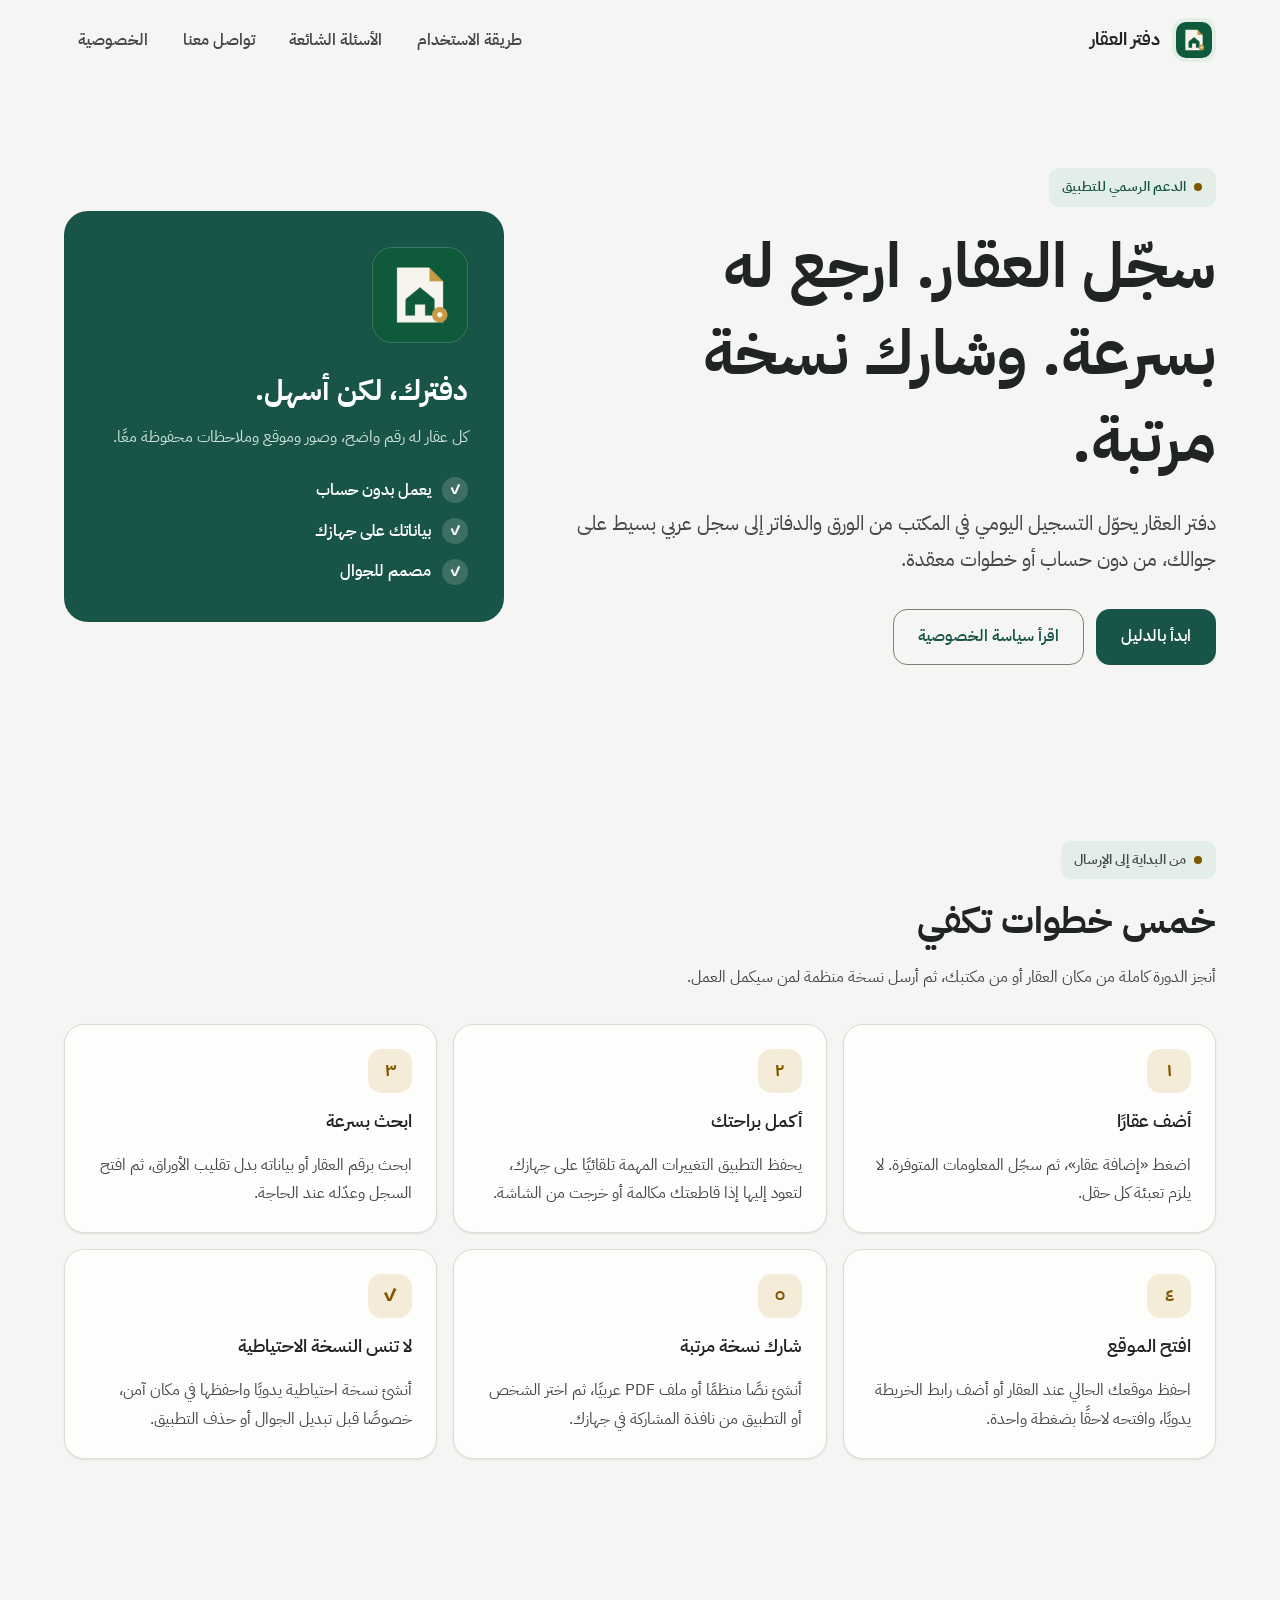
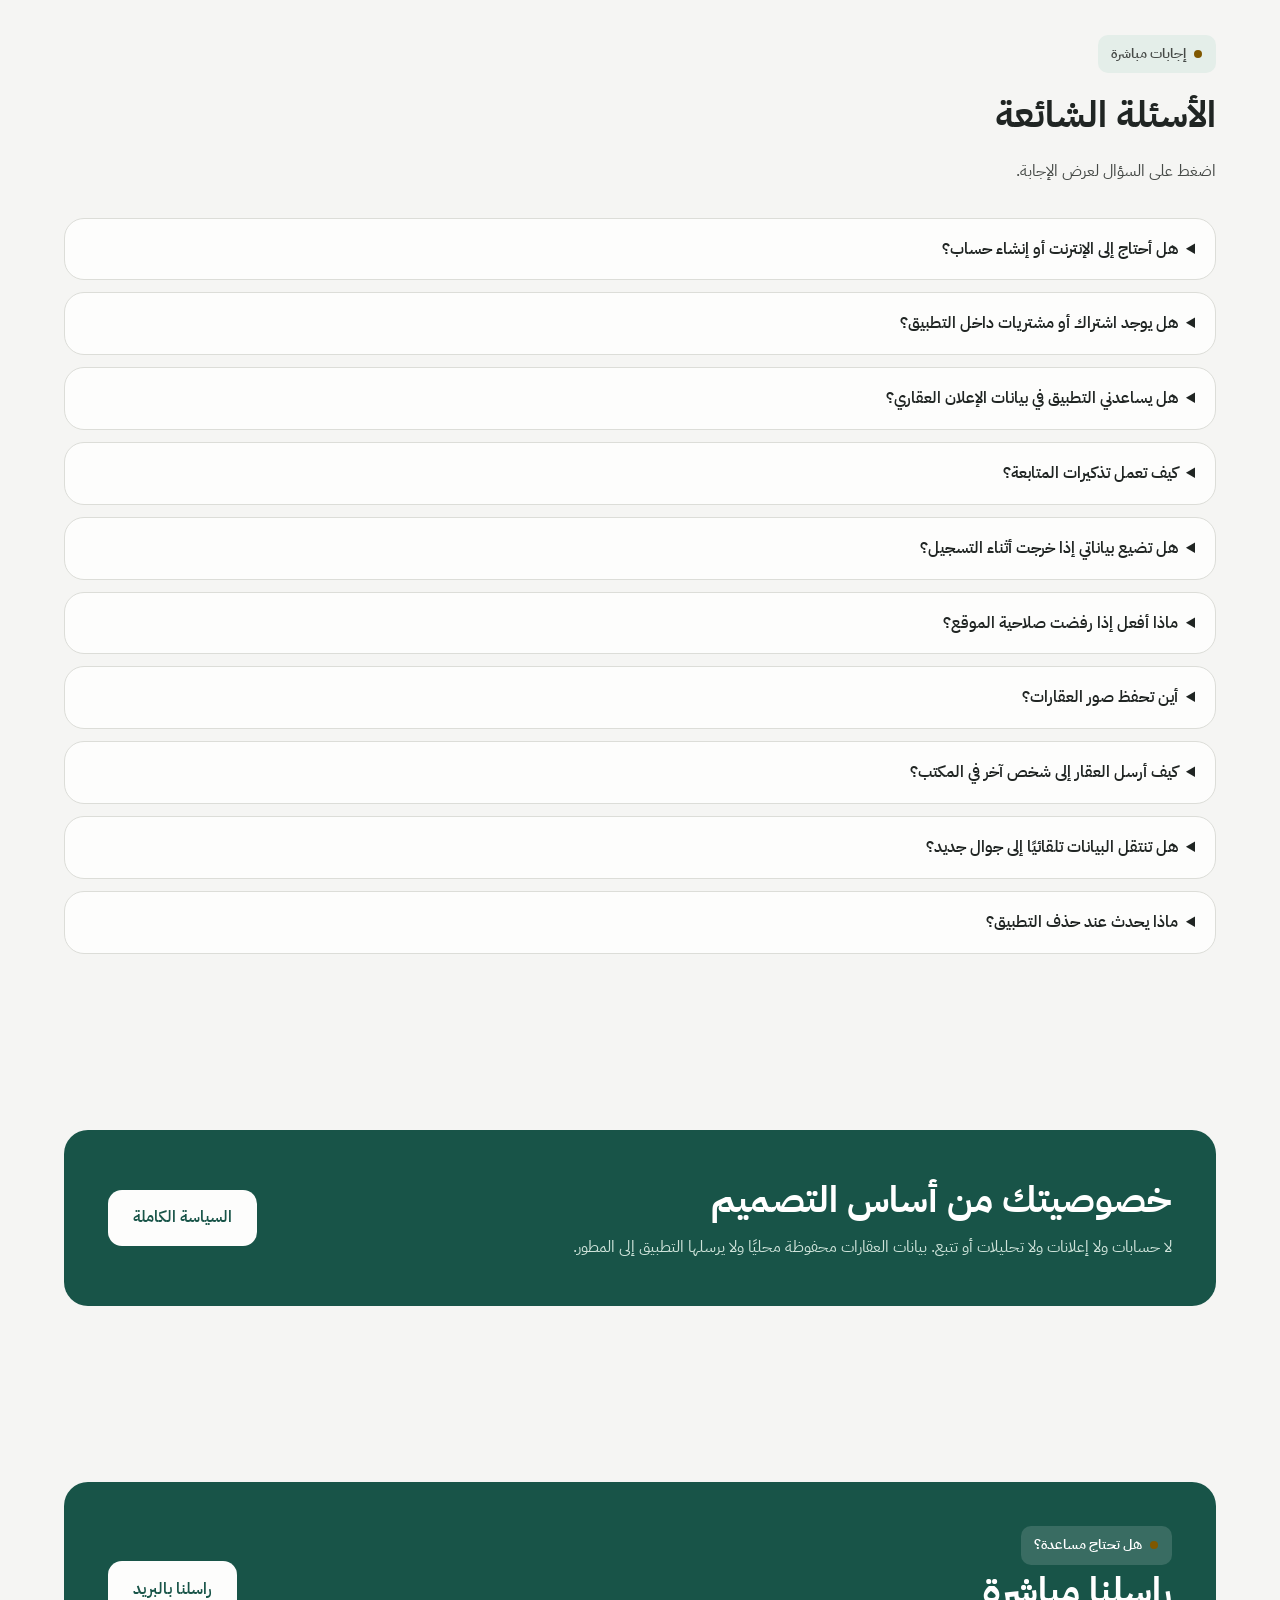
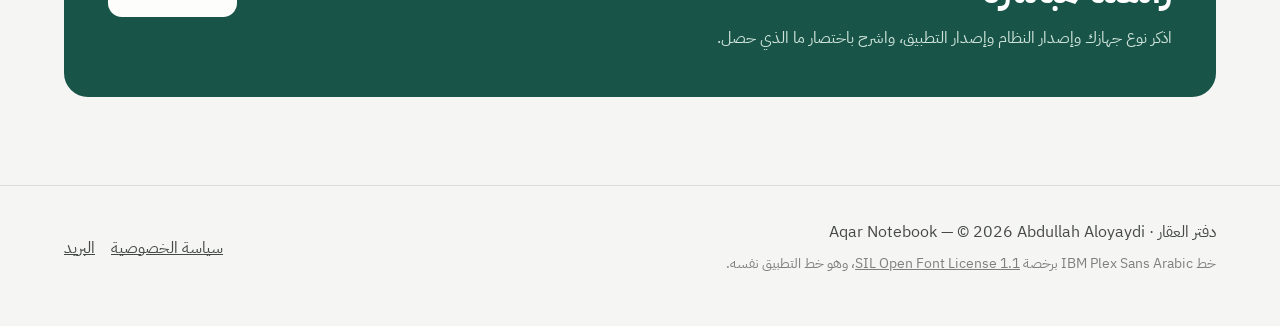
<file: index.html>
<!doctype html>
<html lang="ar" dir="rtl">
  <head>
    <meta charset="utf-8">
    <meta name="viewport" content="width=device-width, initial-scale=1">
    <meta name="theme-color" content="#f5f5f3" media="(prefers-color-scheme: light)">
    <meta name="theme-color" content="#191b1c" media="(prefers-color-scheme: dark)">
    <meta name="description" content="الدعم الرسمي لتطبيق دفتر العقار: دليل الاستخدام، الأسئلة الشائعة، وسياسة الخصوصية.">
    <title>دعم دفتر العقار</title>
    <link rel="icon" href="assets/aqar-notebook-icon.png" type="image/png">
    <link rel="stylesheet" href="styles.css">
  </head>
  <body>
    <a class="skip-link" href="#main">انتقل إلى المحتوى</a>

    <header class="site-header">
      <div class="shell header-row">
        <a class="brand" href="index.html" aria-label="الصفحة الرئيسية لدعم دفتر العقار">
          <img src="assets/aqar-notebook-icon.png" alt="أيقونة دفتر العقار" width="44" height="44">
          <span>دفتر العقار</span>
        </a>
        <nav class="site-nav" aria-label="التنقل الرئيسي">
          <a href="#guide">طريقة الاستخدام</a>
          <a href="#faq">الأسئلة الشائعة</a>
          <a href="#contact">تواصل معنا</a>
          <a href="privacy.html">الخصوصية</a>
        </nav>
      </div>
    </header>

    <main id="main">
      <section class="shell hero" aria-labelledby="hero-title">
        <div>
          <p class="eyebrow">الدعم الرسمي للتطبيق</p>
          <h1 id="hero-title">سجّل العقار. ارجع له بسرعة. وشارك نسخة مرتبة.</h1>
          <p class="lead">
            دفتر العقار يحوّل التسجيل اليومي في المكتب من الورق والدفاتر إلى سجل عربي بسيط على جوالك، من دون حساب أو خطوات معقدة.
          </p>
          <div class="actions">
            <a class="button" href="#guide">ابدأ بالدليل</a>
            <a class="button secondary" href="privacy.html">اقرأ سياسة الخصوصية</a>
          </div>
        </div>

        <aside class="hero-card" aria-label="مزايا دفتر العقار الأساسية">
          <img class="hero-icon" src="assets/aqar-notebook-icon.png" alt="أيقونة تطبيق دفتر العقار" width="128" height="128">
          <h2>دفترك، لكن أسهل.</h2>
          <p>كل عقار له رقم واضح، وصور وموقع وملاحظات محفوظة معًا.</p>
          <ul class="trust-list">
            <li>يعمل بدون حساب</li>
            <li>بياناتك على جهازك</li>
            <li>مصمم للجوال</li>
          </ul>
        </aside>
      </section>

      <section class="section" id="guide" aria-labelledby="guide-title">
        <div class="shell">
          <div class="section-heading">
            <p class="eyebrow">من البداية إلى الإرسال</p>
            <h2 id="guide-title">خمس خطوات تكفي</h2>
            <p>أنجز الدورة كاملة من مكان العقار أو من مكتبك، ثم أرسل نسخة منظمة لمن سيكمل العمل.</p>
          </div>

          <div class="grid">
            <article class="card">
              <span class="step-number" aria-hidden="true">١</span>
              <h3>أضف عقارًا</h3>
              <p>اضغط «إضافة عقار»، ثم سجّل المعلومات المتوفرة. لا يلزم تعبئة كل حقل.</p>
            </article>
            <article class="card">
              <span class="step-number" aria-hidden="true">٢</span>
              <h3>أكمل براحتك</h3>
              <p>يحفظ التطبيق التغييرات المهمة تلقائيًا على جهازك، لتعود إليها إذا قاطعتك مكالمة أو خرجت من الشاشة.</p>
            </article>
            <article class="card">
              <span class="step-number" aria-hidden="true">٣</span>
              <h3>ابحث بسرعة</h3>
              <p>ابحث برقم العقار أو بياناته بدل تقليب الأوراق، ثم افتح السجل وعدّله عند الحاجة.</p>
            </article>
            <article class="card">
              <span class="step-number" aria-hidden="true">٤</span>
              <h3>افتح الموقع</h3>
              <p>احفظ موقعك الحالي عند العقار أو أضف رابط الخريطة يدويًا، وافتحه لاحقًا بضغطة واحدة.</p>
            </article>
            <article class="card">
              <span class="step-number" aria-hidden="true">٥</span>
              <h3>شارك نسخة مرتبة</h3>
              <p>أنشئ نصًا منظمًا أو ملف PDF عربيًا، ثم اختر الشخص أو التطبيق من نافذة المشاركة في جهازك.</p>
            </article>
            <article class="card">
              <span class="step-number" aria-hidden="true">✓</span>
              <h3>لا تنس النسخة الاحتياطية</h3>
              <p>أنشئ نسخة احتياطية يدويًا واحفظها في مكان آمن، خصوصًا قبل تبديل الجوال أو حذف التطبيق.</p>
            </article>
          </div>
        </div>
      </section>

      <section class="section" id="faq" aria-labelledby="faq-title">
        <div class="shell">
          <div class="section-heading">
            <p class="eyebrow">إجابات مباشرة</p>
            <h2 id="faq-title">الأسئلة الشائعة</h2>
            <p>اضغط على السؤال لعرض الإجابة.</p>
          </div>

          <div class="faq-list">
            <details>
              <summary>هل أحتاج إلى الإنترنت أو إنشاء حساب؟</summary>
              <p>لا. الوظائف الأساسية تعمل محليًا من دون حساب أو تسجيل دخول. قد تحتاج إلى الإنترنت فقط عند فتح رابط خريطة أو مشاركة ملف عبر خدمة تعتمد على الشبكة.</p>
            </details>
            <details>
              <summary>هل يوجد اشتراك أو مشتريات داخل التطبيق؟</summary>
              <p>لا. كل الميزات في هذا الإصدار مفتوحة مجانًا — هوية المكتب والتقارير والمتابعات وطلبات العملاء ومشاركة عدة عقارات وملفات CSV والنسخ المحمية بكلمة مرور — بلا اشتراك وبلا حساب وبلا صفحة باقة.</p>
            </details>
            <details>
              <summary>هل يساعدني التطبيق في بيانات الإعلان العقاري؟</summary>
              <p>نعم. أضف بيانات مكتبك ورقم رخصة الإعلان وتاريخ انتهائها ورقم رخصة فال مرة واحدة، فتظهر على الملصق الإعلاني مع رمز QR لرقم الرخصة. وإذا لم تُضف رقم رخصة، يخرج الملصق موسومًا «مسودة داخلية — غير مرخّصة للنشر» بدل أن يخرج كإعلان. مسؤولية صحة الأرقام وسريان الرخصة تبقى عليك بصفتك المعلن.</p>
            </details>
            <details>
              <summary>كيف تعمل تذكيرات المتابعة؟</summary>
              <p>تُجدول على جهازك وحده بعد منح صلاحية الإشعارات. لا يوجد خادم إشعارات ولا حساب، ويمكنك سحب الصلاحية من إعدادات جهازك متى شئت.</p>
            </details>
            <details>
              <summary>هل تضيع بياناتي إذا خرجت أثناء التسجيل؟</summary>
              <p>يحفظ التطبيق التغييرات المهمة تلقائيًا. افتح التطبيق من جديد وستجد المسودة لتكملها بدل إعادة الكتابة من البداية.</p>
            </details>
            <details>
              <summary>ماذا أفعل إذا رفضت صلاحية الموقع؟</summary>
              <p>يمكنك إضافة رابط الخريطة يدويًا أو إكمال تسجيل العقار من دون موقع. رفض الصلاحية لا يمنعك من حفظ العقار.</p>
            </details>
            <details>
              <summary>أين تحفظ صور العقارات؟</summary>
              <p>ينسخ التطبيق الصور التي تختارها إلى مساحة التطبيق الخاصة على جهازك لتبقى مرتبطة بسجل العقار. لا يرفعها المطور تلقائيًا إلى أي خادم.</p>
            </details>
            <details>
              <summary>كيف أرسل العقار إلى شخص آخر في المكتب؟</summary>
              <p>افتح العقار واختر المشاركة، ثم أرسل النص المنظم أو ملف PDF عبر التطبيق الذي تختاره من نافذة المشاركة في جهازك.</p>
            </details>
            <details>
              <summary>هل تنتقل البيانات تلقائيًا إلى جوال جديد؟</summary>
              <p>لا توجد مزامنة تلقائية. أنشئ نسخة احتياطية من داخل التطبيق واحفظها بأمان، ثم استخدم الاستعادة على الجهاز الجديد.</p>
            </details>
            <details>
              <summary>ماذا يحدث عند حذف التطبيق؟</summary>
              <p>قد يؤدي حذف التطبيق إلى حذف بياناته المحلية. أنشئ نسخة احتياطية أولًا إذا كنت تريد الاحتفاظ بسجلاتك وصورك.</p>
            </details>
          </div>
        </div>
      </section>

      <section class="section" aria-labelledby="privacy-title">
        <div class="shell">
          <div class="contact-panel">
            <div>
              <h2 id="privacy-title">خصوصيتك من أساس التصميم</h2>
              <p>لا حسابات ولا إعلانات ولا تحليلات أو تتبع. بيانات العقارات محفوظة محليًا ولا يرسلها التطبيق إلى المطور.</p>
            </div>
            <a class="button" href="privacy.html">السياسة الكاملة</a>
          </div>
        </div>
      </section>

      <section class="section" id="contact" aria-labelledby="contact-title">
        <div class="shell">
          <div class="contact-panel">
            <div>
              <p class="eyebrow">هل تحتاج مساعدة؟</p>
              <h2 id="contact-title">راسلنا مباشرة</h2>
              <p>اذكر نوع جهازك وإصدار النظام وإصدار التطبيق، واشرح باختصار ما الذي حصل.</p>
            </div>
            <a class="button" href="mailto:abdullah.aloyaydi.cs@gmail.com?subject=%D8%AF%D8%B9%D9%85%20%D8%AA%D8%B7%D8%A8%D9%8A%D9%82%20%D8%AF%D9%81%D8%AA%D8%B1%20%D8%A7%D9%84%D8%B9%D9%82%D8%A7%D8%B1">راسلنا بالبريد</a>
          </div>
        </div>
      </section>
    </main>

    <footer class="site-footer">
      <div class="shell footer-row">
        <span>دفتر العقار · Aqar Notebook — © 2026 Abdullah Aloyaydi<br>
          <small>خط IBM Plex Sans Arabic برخصة <a href="assets/fonts/OFL.txt">SIL Open Font License 1.1</a>، وهو خط التطبيق نفسه.</small></span>
        <div class="footer-links">
          <a href="privacy.html">سياسة الخصوصية</a>
          <a href="mailto:abdullah.aloyaydi.cs@gmail.com?subject=%D8%AF%D8%B9%D9%85%20%D8%AA%D8%B7%D8%A8%D9%8A%D9%82%20%D8%AF%D9%81%D8%AA%D8%B1%20%D8%A7%D9%84%D8%B9%D9%82%D8%A7%D8%B1">البريد</a>
        </div>
      </div>
    </footer>
  </body>
</html>
</file>
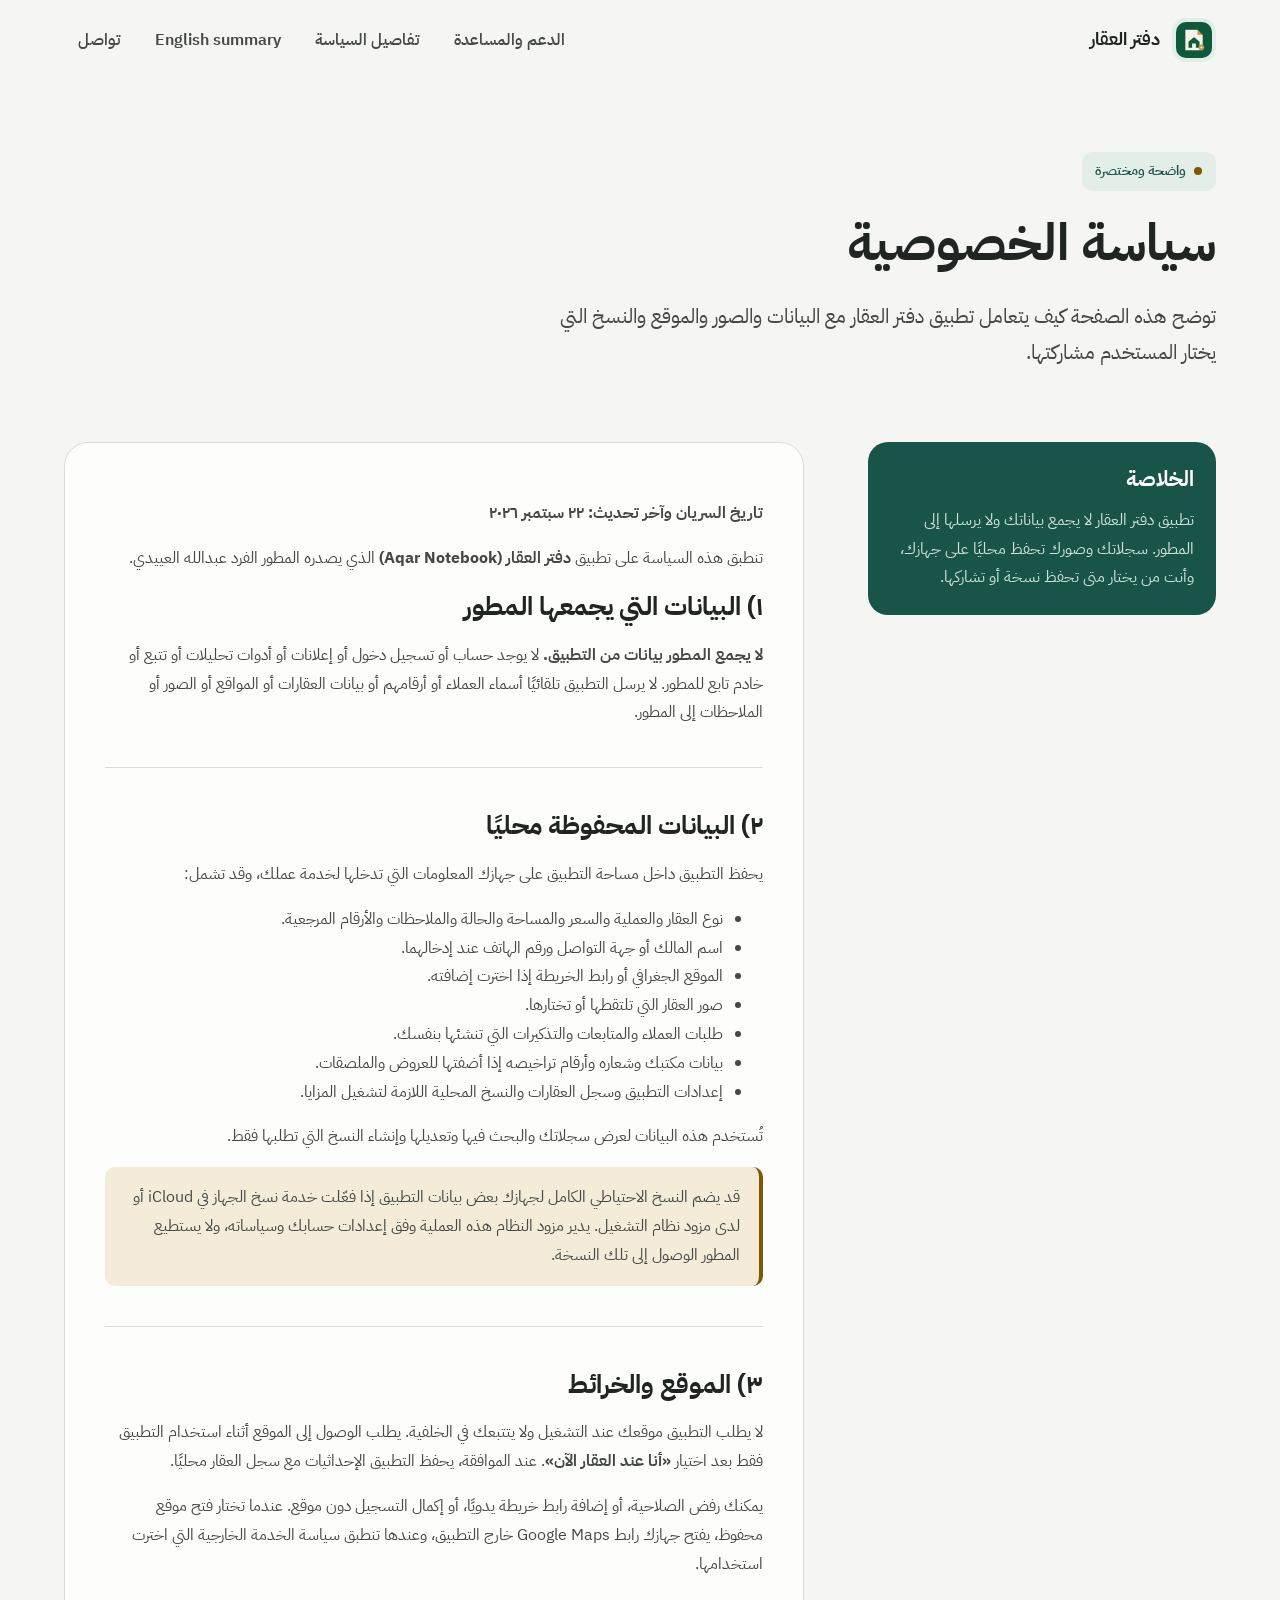
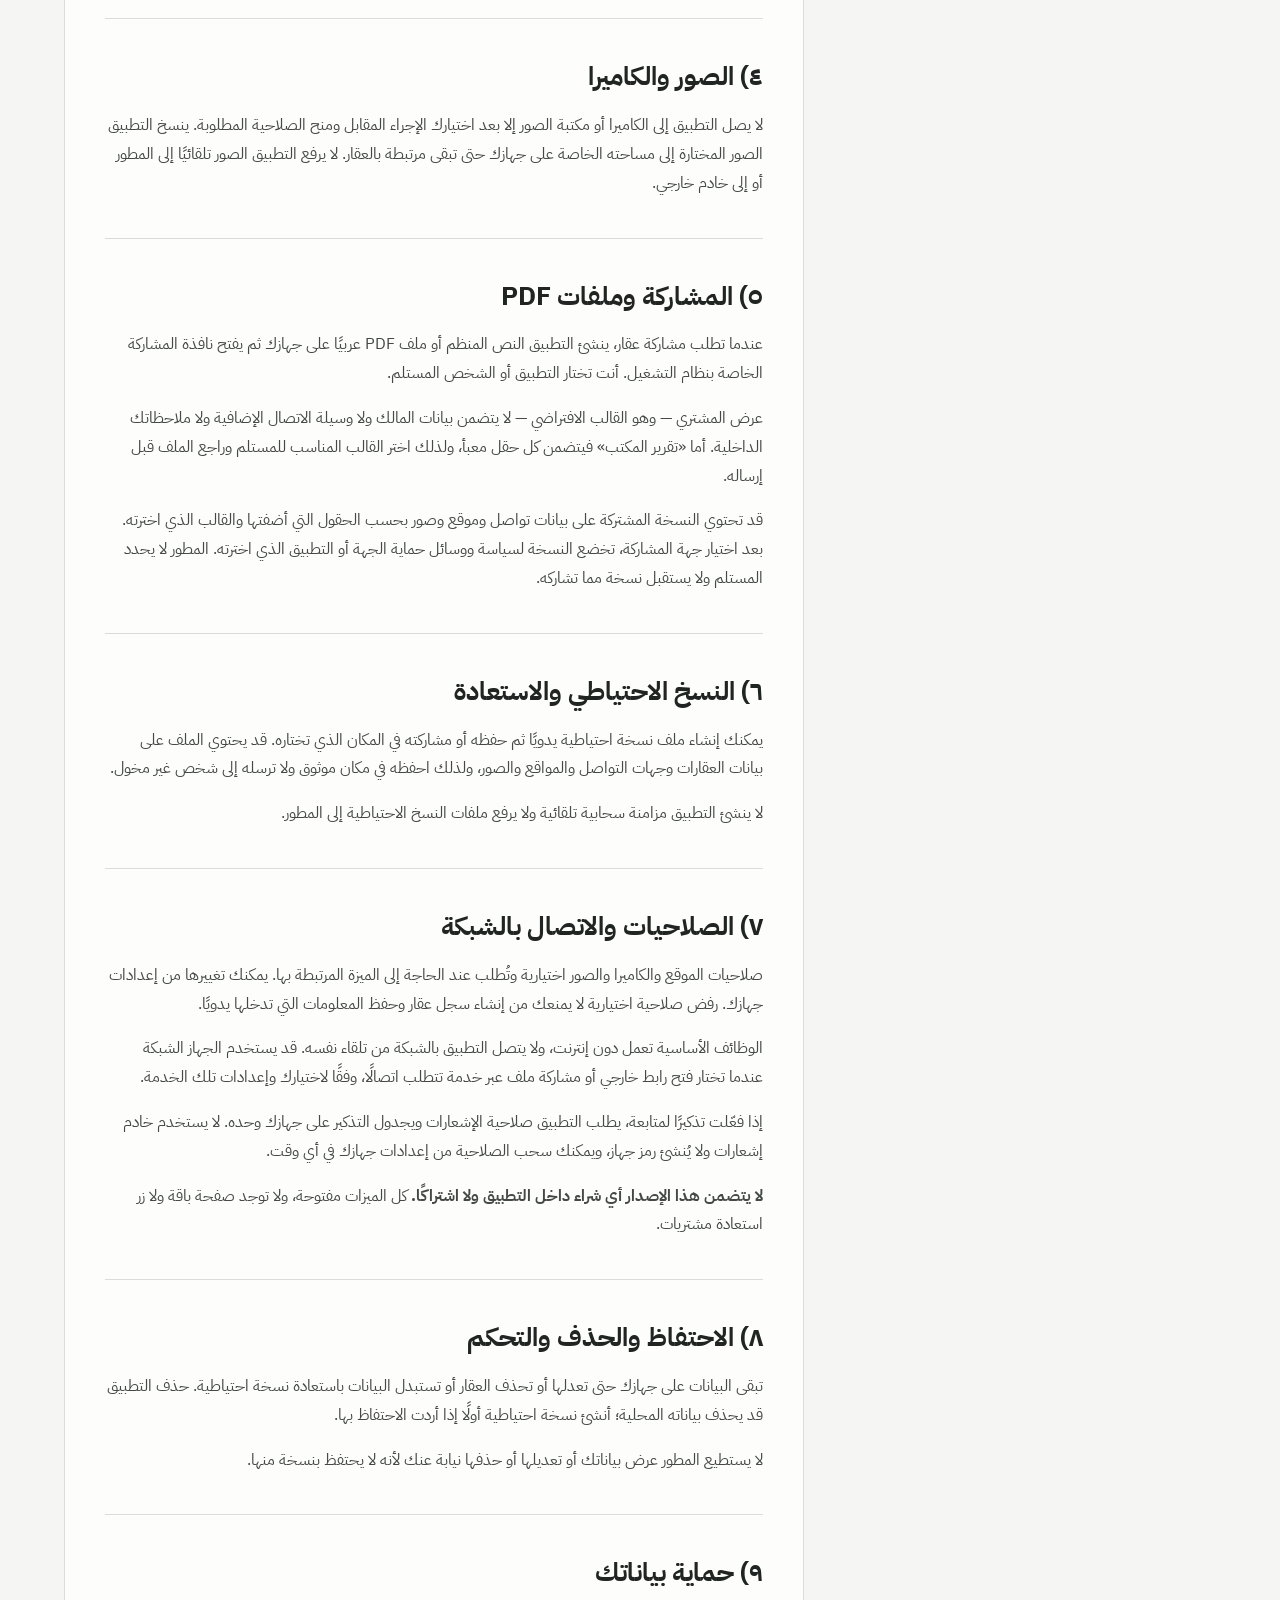
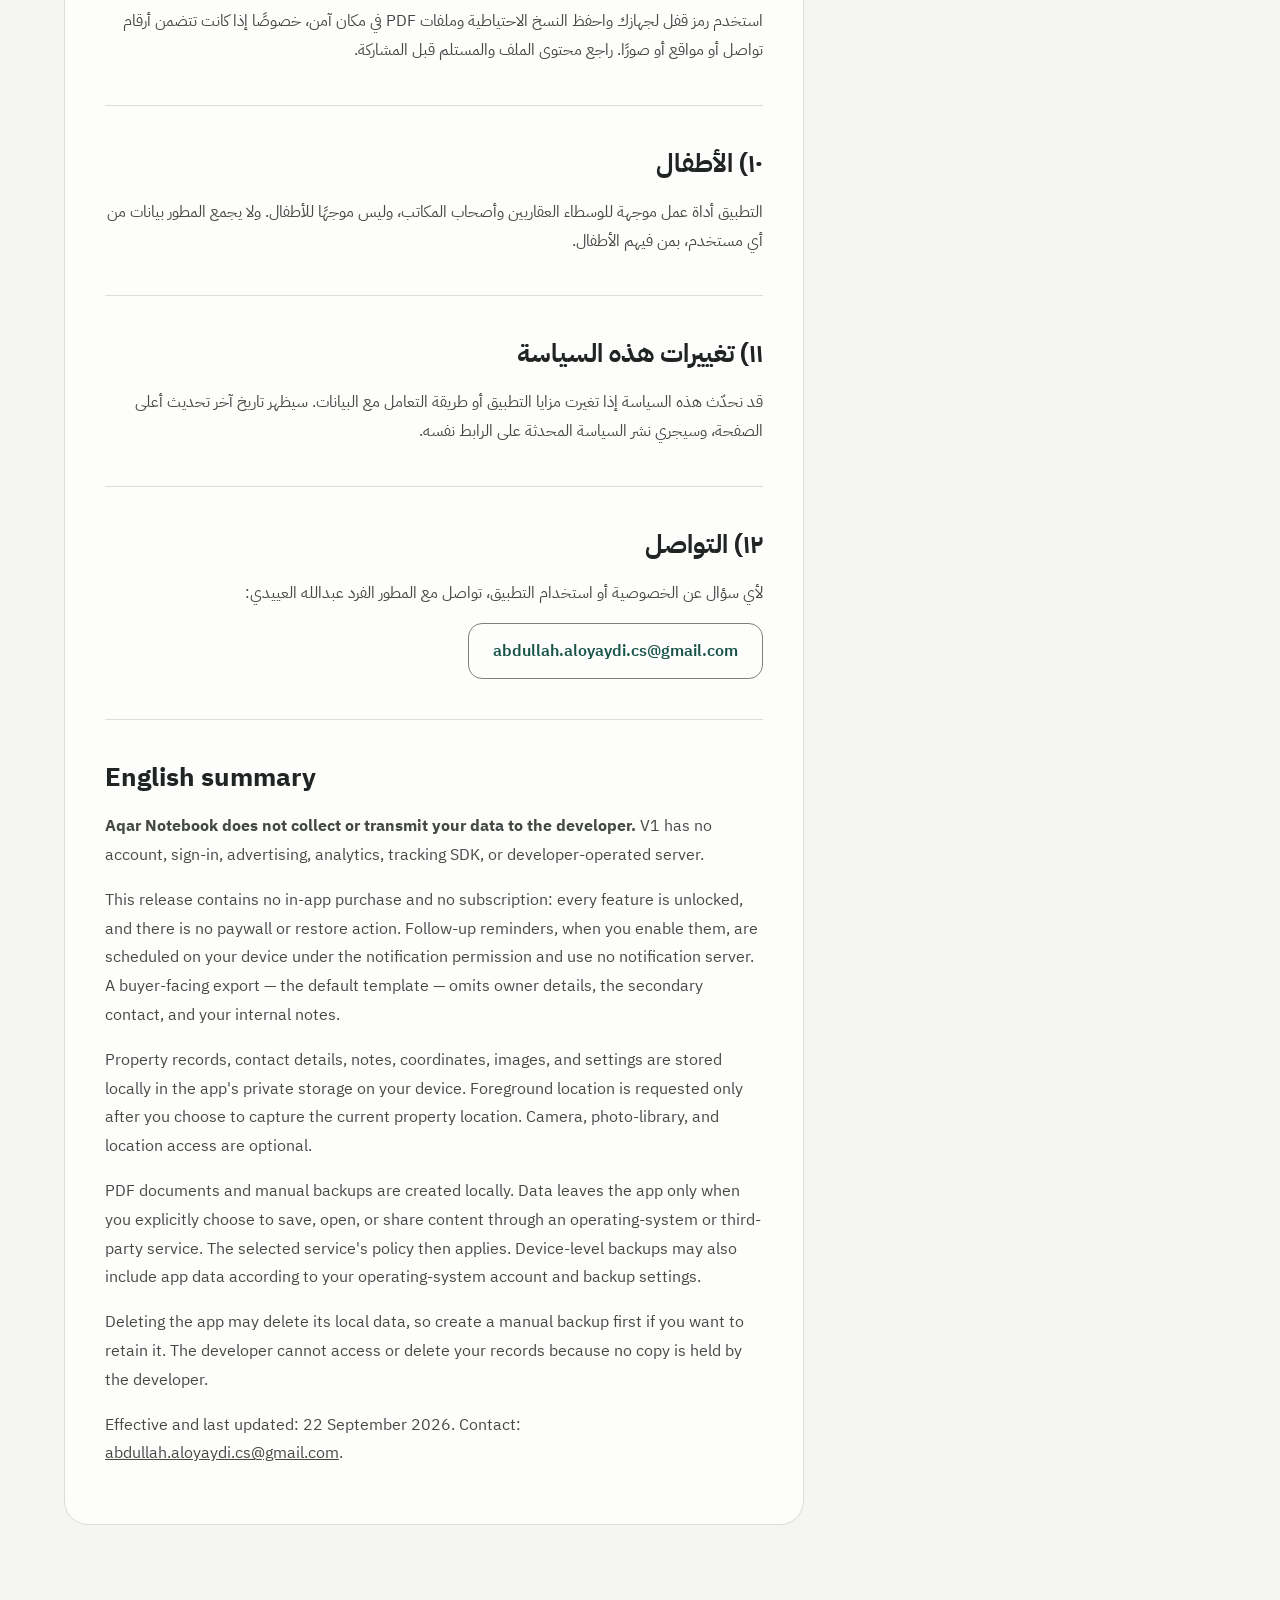
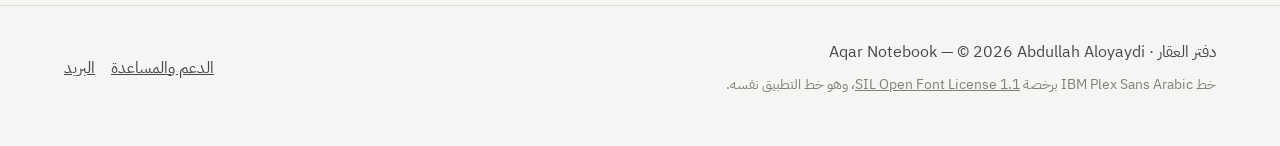
<file: privacy.html>
<!doctype html>
<html lang="ar" dir="rtl">
  <head>
    <meta charset="utf-8">
    <meta name="viewport" content="width=device-width, initial-scale=1">
    <meta name="theme-color" content="#f5f5f3" media="(prefers-color-scheme: light)">
    <meta name="theme-color" content="#191b1c" media="(prefers-color-scheme: dark)">
    <meta name="description" content="سياسة الخصوصية الرسمية لتطبيق دفتر العقار.">
    <title>سياسة خصوصية دفتر العقار</title>
    <link rel="icon" href="assets/aqar-notebook-icon.png" type="image/png">
    <link rel="stylesheet" href="styles.css">
  </head>
  <body>
    <a class="skip-link" href="#main">انتقل إلى المحتوى</a>

    <header class="site-header">
      <div class="shell header-row">
        <a class="brand" href="index.html" aria-label="العودة إلى دعم دفتر العقار">
          <img src="assets/aqar-notebook-icon.png" alt="أيقونة دفتر العقار" width="44" height="44">
          <span>دفتر العقار</span>
        </a>
        <nav class="site-nav" aria-label="التنقل الرئيسي">
          <a href="index.html">الدعم والمساعدة</a>
          <a href="#details">تفاصيل السياسة</a>
          <a href="#english">English summary</a>
          <a href="#contact">تواصل</a>
        </nav>
      </div>
    </header>

    <main id="main">
      <header class="shell policy-header">
        <p class="eyebrow">واضحة ومختصرة</p>
        <h1>سياسة الخصوصية</h1>
        <p class="lead">توضح هذه الصفحة كيف يتعامل تطبيق دفتر العقار مع البيانات والصور والموقع والنسخ التي يختار المستخدم مشاركتها.</p>
      </header>

      <div class="shell policy-shell" id="details">
        <aside class="policy-summary" aria-label="ملخص سياسة الخصوصية">
          <h2>الخلاصة</h2>
          <p>تطبيق دفتر العقار لا يجمع بياناتك ولا يرسلها إلى المطور. سجلاتك وصورك تحفظ محليًا على جهازك، وأنت من يختار متى تحفظ نسخة أو تشاركها.</p>
        </aside>

        <article class="policy-copy">
          <p><strong>تاريخ السريان وآخر تحديث: ٢٢ سبتمبر ٢٠٢٦</strong></p>
          <p>تنطبق هذه السياسة على تطبيق <strong>دفتر العقار (Aqar Notebook)</strong> الذي يصدره المطور الفرد عبدالله العييدي.</p>

          <section aria-labelledby="collection-title">
            <h2 id="collection-title">١) البيانات التي يجمعها المطور</h2>
            <p><strong>لا يجمع المطور بيانات من التطبيق.</strong> لا يوجد حساب أو تسجيل دخول أو إعلانات أو أدوات تحليلات أو تتبع أو خادم تابع للمطور. لا يرسل التطبيق تلقائيًا أسماء العملاء أو أرقامهم أو بيانات العقارات أو المواقع أو الصور أو الملاحظات إلى المطور.</p>
          </section>

          <section aria-labelledby="local-title">
            <h2 id="local-title">٢) البيانات المحفوظة محليًا</h2>
            <p>يحفظ التطبيق داخل مساحة التطبيق على جهازك المعلومات التي تدخلها لخدمة عملك، وقد تشمل:</p>
            <ul>
              <li>نوع العقار والعملية والسعر والمساحة والحالة والملاحظات والأرقام المرجعية.</li>
              <li>اسم المالك أو جهة التواصل ورقم الهاتف عند إدخالهما.</li>
              <li>الموقع الجغرافي أو رابط الخريطة إذا اخترت إضافته.</li>
              <li>صور العقار التي تلتقطها أو تختارها.</li>
              <li>طلبات العملاء والمتابعات والتذكيرات التي تنشئها بنفسك.</li>
              <li>بيانات مكتبك وشعاره وأرقام تراخيصه إذا أضفتها للعروض والملصقات.</li>
              <li>إعدادات التطبيق وسجل العقارات والنسخ المحلية اللازمة لتشغيل المزايا.</li>
            </ul>
            <p>تُستخدم هذه البيانات لعرض سجلاتك والبحث فيها وتعديلها وإنشاء النسخ التي تطلبها فقط.</p>
            <p class="notice">قد يضم النسخ الاحتياطي الكامل لجهازك بعض بيانات التطبيق إذا فعّلت خدمة نسخ الجهاز في iCloud أو لدى مزود نظام التشغيل. يدير مزود النظام هذه العملية وفق إعدادات حسابك وسياساته، ولا يستطيع المطور الوصول إلى تلك النسخة.</p>
          </section>

          <section aria-labelledby="location-title">
            <h2 id="location-title">٣) الموقع والخرائط</h2>
            <p>لا يطلب التطبيق موقعك عند التشغيل ولا يتتبعك في الخلفية. يطلب الوصول إلى الموقع أثناء استخدام التطبيق فقط بعد اختيار <strong>«أنا عند العقار الآن»</strong>. عند الموافقة، يحفظ التطبيق الإحداثيات مع سجل العقار محليًا.</p>
            <p>يمكنك رفض الصلاحية، أو إضافة رابط خريطة يدويًا، أو إكمال التسجيل دون موقع. عندما تختار فتح موقع محفوظ، يفتح جهازك رابط Google Maps خارج التطبيق، وعندها تنطبق سياسة الخدمة الخارجية التي اخترت استخدامها.</p>
          </section>

          <section aria-labelledby="photos-title">
            <h2 id="photos-title">٤) الصور والكاميرا</h2>
            <p>لا يصل التطبيق إلى الكاميرا أو مكتبة الصور إلا بعد اختيارك الإجراء المقابل ومنح الصلاحية المطلوبة. ينسخ التطبيق الصور المختارة إلى مساحته الخاصة على جهازك حتى تبقى مرتبطة بالعقار. لا يرفع التطبيق الصور تلقائيًا إلى المطور أو إلى خادم خارجي.</p>
          </section>

          <section aria-labelledby="sharing-title">
            <h2 id="sharing-title">٥) المشاركة وملفات PDF</h2>
            <p>عندما تطلب مشاركة عقار، ينشئ التطبيق النص المنظم أو ملف PDF عربيًا على جهازك ثم يفتح نافذة المشاركة الخاصة بنظام التشغيل. أنت تختار التطبيق أو الشخص المستلم.</p>
            <p>عرض المشتري — وهو القالب الافتراضي — لا يتضمن بيانات المالك ولا وسيلة الاتصال الإضافية ولا ملاحظاتك الداخلية. أما «تقرير المكتب» فيتضمن كل حقل معبأ، ولذلك اختر القالب المناسب للمستلم وراجع الملف قبل إرساله.</p>
            <p>قد تحتوي النسخة المشتركة على بيانات تواصل وموقع وصور بحسب الحقول التي أضفتها والقالب الذي اخترته. بعد اختيار جهة المشاركة، تخضع النسخة لسياسة ووسائل حماية الجهة أو التطبيق الذي اخترته. المطور لا يحدد المستلم ولا يستقبل نسخة مما تشاركه.</p>
          </section>

          <section aria-labelledby="backup-title">
            <h2 id="backup-title">٦) النسخ الاحتياطي والاستعادة</h2>
            <p>يمكنك إنشاء ملف نسخة احتياطية يدويًا ثم حفظه أو مشاركته في المكان الذي تختاره. قد يحتوي الملف على بيانات العقارات وجهات التواصل والمواقع والصور، ولذلك احفظه في مكان موثوق ولا ترسله إلى شخص غير مخول.</p>
            <p>لا ينشئ التطبيق مزامنة سحابية تلقائية ولا يرفع ملفات النسخ الاحتياطية إلى المطور.</p>
          </section>

          <section aria-labelledby="permissions-title">
            <h2 id="permissions-title">٧) الصلاحيات والاتصال بالشبكة</h2>
            <p>صلاحيات الموقع والكاميرا والصور اختيارية وتُطلب عند الحاجة إلى الميزة المرتبطة بها. يمكنك تغييرها من إعدادات جهازك. رفض صلاحية اختيارية لا يمنعك من إنشاء سجل عقار وحفظ المعلومات التي تدخلها يدويًا.</p>
            <p>الوظائف الأساسية تعمل دون إنترنت، ولا يتصل التطبيق بالشبكة من تلقاء نفسه. قد يستخدم الجهاز الشبكة عندما تختار فتح رابط خارجي أو مشاركة ملف عبر خدمة تتطلب اتصالًا، وفقًا لاختيارك وإعدادات تلك الخدمة.</p>
            <p>إذا فعّلت تذكيرًا لمتابعة، يطلب التطبيق صلاحية الإشعارات ويجدول التذكير على جهازك وحده. لا يستخدم خادم إشعارات ولا يُنشئ رمز جهاز، ويمكنك سحب الصلاحية من إعدادات جهازك في أي وقت.</p>
            <p><strong>لا يتضمن هذا الإصدار أي شراء داخل التطبيق ولا اشتراكًا.</strong> كل الميزات مفتوحة، ولا توجد صفحة باقة ولا زر استعادة مشتريات.</p>
          </section>

          <section aria-labelledby="retention-title">
            <h2 id="retention-title">٨) الاحتفاظ والحذف والتحكم</h2>
            <p>تبقى البيانات على جهازك حتى تعدلها أو تحذف العقار أو تستبدل البيانات باستعادة نسخة احتياطية. حذف التطبيق قد يحذف بياناته المحلية؛ أنشئ نسخة احتياطية أولًا إذا أردت الاحتفاظ بها.</p>
            <p>لا يستطيع المطور عرض بياناتك أو تعديلها أو حذفها نيابة عنك لأنه لا يحتفظ بنسخة منها.</p>
          </section>

          <section aria-labelledby="security-title">
            <h2 id="security-title">٩) حماية بياناتك</h2>
            <p>استخدم رمز قفل لجهازك واحفظ النسخ الاحتياطية وملفات PDF في مكان آمن، خصوصًا إذا كانت تتضمن أرقام تواصل أو مواقع أو صورًا. راجع محتوى الملف والمستلم قبل المشاركة.</p>
          </section>

          <section aria-labelledby="children-title">
            <h2 id="children-title">١٠) الأطفال</h2>
            <p>التطبيق أداة عمل موجهة للوسطاء العقاريين وأصحاب المكاتب، وليس موجهًا للأطفال. ولا يجمع المطور بيانات من أي مستخدم، بمن فيهم الأطفال.</p>
          </section>

          <section aria-labelledby="changes-title">
            <h2 id="changes-title">١١) تغييرات هذه السياسة</h2>
            <p>قد نحدّث هذه السياسة إذا تغيرت مزايا التطبيق أو طريقة التعامل مع البيانات. سيظهر تاريخ آخر تحديث أعلى الصفحة، وسيجري نشر السياسة المحدثة على الرابط نفسه.</p>
          </section>

          <section id="contact" aria-labelledby="contact-title">
            <h2 id="contact-title">١٢) التواصل</h2>
            <p>لأي سؤال عن الخصوصية أو استخدام التطبيق، تواصل مع المطور الفرد عبدالله العييدي:</p>
            <p><a class="button secondary" href="mailto:abdullah.aloyaydi.cs@gmail.com?subject=%D8%AE%D8%B5%D9%88%D8%B5%D9%8A%D8%A9%20%D8%AA%D8%B7%D8%A8%D9%8A%D9%82%20%D8%AF%D9%81%D8%AA%D8%B1%20%D8%A7%D9%84%D8%B9%D9%82%D8%A7%D8%B1">abdullah.aloyaydi.cs@gmail.com</a></p>
          </section>

          <section class="english" id="english" lang="en" aria-labelledby="english-title">
            <h2 id="english-title">English summary</h2>
            <p><strong>Aqar Notebook does not collect or transmit your data to the developer.</strong> V1 has no account, sign-in, advertising, analytics, tracking SDK, or developer-operated server.</p>
            <p>This release contains no in-app purchase and no subscription: every feature is unlocked, and there is no paywall or restore action. Follow-up reminders, when you enable them, are scheduled on your device under the notification permission and use no notification server. A buyer-facing export — the default template — omits owner details, the secondary contact, and your internal notes.</p>
            <p>Property records, contact details, notes, coordinates, images, and settings are stored locally in the app's private storage on your device. Foreground location is requested only after you choose to capture the current property location. Camera, photo-library, and location access are optional.</p>
            <p>PDF documents and manual backups are created locally. Data leaves the app only when you explicitly choose to save, open, or share content through an operating-system or third-party service. The selected service's policy then applies. Device-level backups may also include app data according to your operating-system account and backup settings.</p>
            <p>Deleting the app may delete its local data, so create a manual backup first if you want to retain it. The developer cannot access or delete your records because no copy is held by the developer.</p>
            <p>Effective and last updated: 22 September 2026. Contact: <a href="mailto:abdullah.aloyaydi.cs@gmail.com?subject=Aqar%20Notebook%20Privacy">abdullah.aloyaydi.cs@gmail.com</a>.</p>
          </section>
        </article>
      </div>
    </main>

    <footer class="site-footer">
      <div class="shell footer-row">
        <span>دفتر العقار · Aqar Notebook — © 2026 Abdullah Aloyaydi<br>
          <small>خط IBM Plex Sans Arabic برخصة <a href="assets/fonts/OFL.txt">SIL Open Font License 1.1</a>، وهو خط التطبيق نفسه.</small></span>
        <div class="footer-links">
          <a href="index.html">الدعم والمساعدة</a>
          <a href="mailto:abdullah.aloyaydi.cs@gmail.com?subject=%D8%AE%D8%B5%D9%88%D8%B5%D9%8A%D8%A9%20%D8%AA%D8%B7%D8%A8%D9%8A%D9%82%20%D8%AF%D9%81%D8%AA%D8%B1%20%D8%A7%D9%84%D8%B9%D9%82%D8%A7%D8%B1">البريد</a>
        </div>
      </div>
    </footer>
  </body>
</html>
</file>
<file: styles.css>
/*
 * Aqar Notebook — support and privacy site.
 *
 * The identity is the app's, not a second one: the tokens below are the
 * values in lib/core/theme/app_colors.dart (AppColors.light / AppColors.dark),
 * the typeface is the one the app bundles, and the corner radii are the ones
 * app_theme.dart gives buttons, cards and sheets. When the app's palette
 * moves, these move with it.
 *
 * The font is served from this repository. The site loads nothing from a CDN,
 * runs no JavaScript, and sets no cookie.
 */

@font-face {
  font-family: "IBM Plex Sans Arabic";
  src: url("assets/fonts/IBMPlexSansArabic-Regular.woff2") format("woff2");
  font-weight: 400;
  font-style: normal;
  font-display: swap;
}

@font-face {
  font-family: "IBM Plex Sans Arabic";
  src: url("assets/fonts/IBMPlexSansArabic-SemiBold.woff2") format("woff2");
  font-weight: 600;
  font-style: normal;
  font-display: swap;
}

@font-face {
  font-family: "IBM Plex Sans Arabic";
  src: url("assets/fonts/IBMPlexSansArabic-Bold.woff2") format("woff2");
  font-weight: 700;
  font-style: normal;
  font-display: swap;
}

:root {
  color-scheme: light dark;

  /* AppColors.light */
  --canvas: #f5f5f3;
  --surface: #fdfdfc;
  --surface-soft: #efefec;
  --primary: #185448;
  --primary-pressed: #103f36;
  --primary-soft: #e4eee9;
  --on-primary: #ffffff;
  --gold: #805800;
  --gold-soft: #f4ebd9;
  --text-primary: #202523;
  --text-secondary: #454946;
  --line: #dcddd8;
  --outline: #7e817b;
  --shadow-color: rgba(24, 33, 40, 0.09);

  /* app_theme.dart shapes */
  --radius-lg: 1.5rem;
  --radius-md: 1.25rem;
  --radius-sm: 0.875rem;
  --radius-chip: 0.625rem;
  --tap-target: 3.5rem;

  --shadow-card: 0 1px 2px var(--shadow-color);
  --shadow-raised: 0 6px 18px var(--shadow-color);

  font-family: "IBM Plex Sans Arabic", -apple-system, BlinkMacSystemFont,
    "Segoe UI", Tahoma, Arial, sans-serif;
  /* The family ships 400/600/700; nothing is faked in between. */
  font-synthesis: none;
}

@media (prefers-color-scheme: dark) {
  :root {
    /* AppColors.dark */
    --canvas: #191b1c;
    --surface: #232627;
    --surface-soft: #2c3031;
    --primary: #95c5b3;
    --primary-pressed: #a7d4c4;
    --primary-soft: #24372f;
    --on-primary: #102b23;
    --gold: #edc47d;
    --gold-soft: #3a3020;
    --text-primary: #e8ebe9;
    --text-secondary: #c7cbcb;
    --line: #414748;
    --outline: #7c8585;
    --shadow-color: rgba(0, 0, 0, 0.25);
  }
}

/* The app fills its primary button with `buttonFill`, which is the primary
 * colour in light and a darker green in dark — a light mint button would glare
 * at night. Every filled surface on this page uses the same pair. */
:root {
  --fill: var(--primary);
  --fill-pressed: var(--primary-pressed);
  --on-fill: #ffffff;
  --on-fill-muted: #cfe3da;
}

@media (prefers-color-scheme: dark) {
  :root {
    --fill: #345f50;
    --fill-pressed: #2b5144;
    --on-fill: #e3ede7;
    --on-fill-muted: #b6cdc3;
  }
}

* {
  box-sizing: border-box;
}

html {
  scroll-behavior: smooth;
  scroll-padding-top: 2rem;
}

body {
  margin: 0;
  background: var(--canvas);
  color: var(--text-primary);
  font-size: 1rem;
  line-height: 1.8;
  text-rendering: optimizeLegibility;
}

a {
  color: inherit;
}

img {
  display: block;
  max-width: 100%;
}

.skip-link {
  position: fixed;
  inset-block-start: 0.75rem;
  inset-inline-start: 0.75rem;
  z-index: 50;
  padding: 0.75rem 1rem;
  border: 1px solid var(--line);
  border-radius: var(--radius-sm);
  background: var(--surface);
  color: var(--primary);
  font-weight: 600;
  transform: translateY(-150%);
}

.skip-link:focus {
  transform: translateY(0);
}

.shell {
  width: min(72rem, calc(100% - 2rem));
  margin-inline: auto;
}

.site-header {
  padding-block: 1rem;
}

.header-row {
  display: flex;
  align-items: center;
  justify-content: space-between;
  gap: 1rem;
}

.brand {
  display: inline-flex;
  align-items: center;
  gap: 0.75rem;
  min-height: 3rem;
  text-decoration: none;
  font-size: 1.15rem;
  font-weight: 700;
}

/* The app puts its mark on a soft mint tile in the home header; the site
 * header repeats that tile rather than inventing a shadowed badge. */
.brand img {
  width: 2.75rem;
  height: 2.75rem;
  padding: 0.25rem;
  border-radius: var(--radius-sm);
  background: var(--primary-soft);
}

.site-nav {
  display: flex;
  flex-wrap: wrap;
  gap: 0.35rem;
}

.site-nav a {
  display: inline-flex;
  align-items: center;
  min-height: 3rem;
  padding-inline: 0.9rem;
  border-radius: var(--radius-chip);
  color: var(--text-secondary);
  font-weight: 600;
  text-decoration: none;
}

.site-nav a:hover {
  background: var(--primary-soft);
  color: var(--primary);
}

.hero {
  display: grid;
  grid-template-columns: minmax(0, 1.2fr) minmax(17rem, 0.8fr);
  gap: clamp(1.25rem, 4vw, 4rem);
  align-items: center;
  padding-block: clamp(2.5rem, 7vw, 5.5rem);
}

.eyebrow {
  display: inline-flex;
  align-items: center;
  gap: 0.5rem;
  margin: 0 0 1rem;
  padding: 0.4rem 0.85rem;
  border-radius: var(--radius-chip);
  background: var(--primary-soft);
  color: var(--primary);
  font-size: 0.9rem;
  font-weight: 600;
}

.eyebrow::before {
  width: 0.5rem;
  height: 0.5rem;
  border-radius: 50%;
  background: var(--gold);
  content: "";
}

h1,
h2,
h3 {
  margin-block-start: 0;
  line-height: 1.4;
  letter-spacing: 0;
}

h1 {
  max-width: 18ch;
  margin-block-end: 1.25rem;
  font-size: clamp(2.1rem, 5.5vw, 3.9rem);
  font-weight: 700;
}

h2 {
  margin-block-end: 0.75rem;
  font-size: clamp(1.6rem, 3.4vw, 2.3rem);
  font-weight: 700;
}

h3 {
  margin-block-end: 0.4rem;
  font-size: 1.15rem;
  font-weight: 600;
}

.lead {
  max-width: 42rem;
  margin: 0;
  color: var(--text-secondary);
  font-size: clamp(1.05rem, 2vw, 1.25rem);
}

.actions {
  display: flex;
  flex-wrap: wrap;
  gap: 0.75rem;
  margin-block-start: 2rem;
}

/* The app's filled button: 56 high, 14 radius, no shadow under it. */
.button {
  display: inline-flex;
  align-items: center;
  justify-content: center;
  min-height: var(--tap-target);
  padding: 0.75rem 1.5rem;
  border: 1px solid transparent;
  border-radius: var(--radius-sm);
  background: var(--fill);
  color: var(--on-fill);
  font-weight: 600;
  text-decoration: none;
}

.button:hover {
  background: var(--fill-pressed);
}

.button.secondary {
  border-color: var(--outline);
  background: transparent;
  color: var(--primary);
}

.button.secondary:hover {
  background: var(--primary-soft);
}

.hero-card {
  padding: clamp(1.5rem, 4vw, 2.25rem);
  border-radius: var(--radius-lg);
  background: var(--fill);
  color: var(--on-fill);
}

/* The mark is already a green tile, so it is left to stand on its own rather
 * than set on a second tile that would put green on green. */
.hero-icon {
  width: clamp(4.5rem, 14vw, 6rem);
  height: clamp(4.5rem, 14vw, 6rem);
  margin-block-end: 1.75rem;
  border-radius: var(--radius-md);
  outline: 1px solid rgba(255, 255, 255, 0.18);
  outline-offset: -1px;
}

.hero-card h2 {
  font-size: clamp(1.4rem, 2.6vw, 1.8rem);
}

.hero-card p {
  margin: 0;
  color: var(--on-fill-muted);
}

.trust-list {
  display: grid;
  gap: 0.75rem;
  margin: 1.5rem 0 0;
  padding: 0;
  list-style: none;
}

.trust-list li {
  display: flex;
  align-items: center;
  gap: 0.7rem;
  font-weight: 600;
}

.trust-list li::before {
  display: grid;
  width: 1.65rem;
  height: 1.65rem;
  flex: 0 0 auto;
  place-items: center;
  border-radius: 50%;
  background: rgba(255, 255, 255, 0.16);
  color: var(--on-fill);
  content: "✓";
  font-size: 0.85rem;
  font-weight: 700;
}

.section {
  padding-block: clamp(3rem, 7vw, 5.5rem);
}

.section-heading {
  max-width: 44rem;
  margin-block-end: 2rem;
}

.section-heading p,
.card p,
.policy-copy p,
.policy-copy li {
  color: var(--text-secondary);
}

.grid {
  display: grid;
  grid-template-columns: repeat(3, minmax(0, 1fr));
  gap: 1rem;
}

.card {
  padding: 1.5rem;
  border: 1px solid var(--line);
  border-radius: var(--radius-md);
  background: var(--surface);
  box-shadow: var(--shadow-card);
}

.card p {
  margin-block-end: 0;
}

/* The app marks a pending draft with a gold tile on the home card; the step
 * numbers borrow it, which is why they are tiles and not circles. */
.step-number {
  display: grid;
  width: 2.75rem;
  height: 2.75rem;
  margin-block-end: 1rem;
  place-items: center;
  border-radius: var(--radius-sm);
  background: var(--gold-soft);
  color: var(--gold);
  font-size: 1.1rem;
  font-weight: 700;
}

.faq-list {
  display: grid;
  gap: 0.75rem;
}

details {
  border: 1px solid var(--line);
  border-radius: var(--radius-md);
  background: var(--surface);
}

details[open] {
  background: var(--surface);
  box-shadow: var(--shadow-card);
}

summary {
  min-height: var(--tap-target);
  padding: 1rem 1.25rem;
  cursor: pointer;
  color: var(--text-primary);
  font-weight: 600;
}

details p {
  margin: 0;
  padding: 0 1.25rem 1.25rem;
  color: var(--text-secondary);
}

.contact-panel {
  display: grid;
  grid-template-columns: minmax(0, 1fr) auto;
  gap: 1.5rem;
  align-items: center;
  padding: clamp(1.5rem, 5vw, 2.75rem);
  border-radius: var(--radius-lg);
  background: var(--fill);
  color: var(--on-fill);
}

.contact-panel h2 {
  margin-block-end: 0.5rem;
}

.contact-panel p {
  margin: 0;
  color: var(--on-fill-muted);
}

/* Inside the green panel the eyebrow cannot keep its mint fill. */
.contact-panel .eyebrow {
  background: rgba(255, 255, 255, 0.14);
  color: var(--on-fill);
}

.contact-panel .button {
  background: var(--surface);
  color: var(--primary);
}

.contact-panel .button:hover {
  background: var(--surface-soft);
}

.policy-header {
  padding-block: clamp(2.5rem, 6vw, 4.5rem);
}

.policy-header h1 {
  font-size: clamp(2rem, 4.6vw, 3.2rem);
}

.policy-shell {
  display: grid;
  grid-template-columns: minmax(12rem, 0.32fr) minmax(0, 0.68fr);
  gap: clamp(1.5rem, 5vw, 4rem);
  align-items: start;
  padding-block-end: 5rem;
}

.policy-summary {
  position: sticky;
  inset-block-start: 1.5rem;
  padding: 1.4rem;
  border-radius: var(--radius-md);
  background: var(--fill);
  color: var(--on-fill);
}

.policy-summary h2 {
  font-size: 1.3rem;
}

.policy-summary p {
  margin: 0;
  color: var(--on-fill-muted);
}

.policy-copy {
  padding: clamp(1.25rem, 4vw, 2.5rem);
  border: 1px solid var(--line);
  border-radius: var(--radius-lg);
  background: var(--surface);
}

.policy-copy section + section {
  margin-block-start: 2.5rem;
  padding-block-start: 2.5rem;
  border-block-start: 1px solid var(--line);
}

.policy-copy h2 {
  font-size: clamp(1.25rem, 2.4vw, 1.6rem);
}

.policy-copy a {
  overflow-wrap: anywhere;
}

/* The app's «غير مكتمل» note: a gold bar beside a soft gold field. */
.notice {
  padding: 1rem 1.2rem;
  border-inline-start: 4px solid var(--gold);
  border-radius: var(--radius-chip);
  background: var(--gold-soft);
  color: var(--text-primary);
}

.english {
  direction: ltr;
  text-align: left;
}

.site-footer {
  padding-block: 2rem 3rem;
  border-block-start: 1px solid var(--line);
  color: var(--text-secondary);
}

.site-footer small {
  display: inline-block;
  margin-block-start: 0.35rem;
  font-size: 0.85rem;
  color: var(--outline);
}

.footer-row {
  display: flex;
  flex-wrap: wrap;
  align-items: center;
  justify-content: space-between;
  gap: 1rem;
}

.footer-links {
  display: flex;
  flex-wrap: wrap;
  gap: 1rem;
}

:focus-visible {
  outline: 3px solid var(--gold);
  outline-offset: 3px;
}

@media (max-width: 760px) {
  .header-row,
  .contact-panel,
  .footer-row {
    align-items: stretch;
    flex-direction: column;
  }

  .header-row {
    display: flex;
  }

  .site-nav {
    margin-inline: -0.5rem;
  }

  .hero,
  .policy-shell,
  .contact-panel {
    grid-template-columns: minmax(0, 1fr);
  }

  .hero {
    padding-block: 2rem 3.5rem;
  }

  .hero-card {
    order: -1;
  }

  .grid {
    grid-template-columns: 1fr;
  }

  .policy-summary {
    position: static;
  }

  .contact-panel .button {
    width: 100%;
  }
}

@media (min-width: 761px) and (max-width: 1020px) {
  .grid {
    grid-template-columns: repeat(2, minmax(0, 1fr));
  }
}

@media (prefers-reduced-motion: reduce) {
  *,
  *::before,
  *::after {
    scroll-behavior: auto !important;
    transition: none !important;
  }
}
</file>
